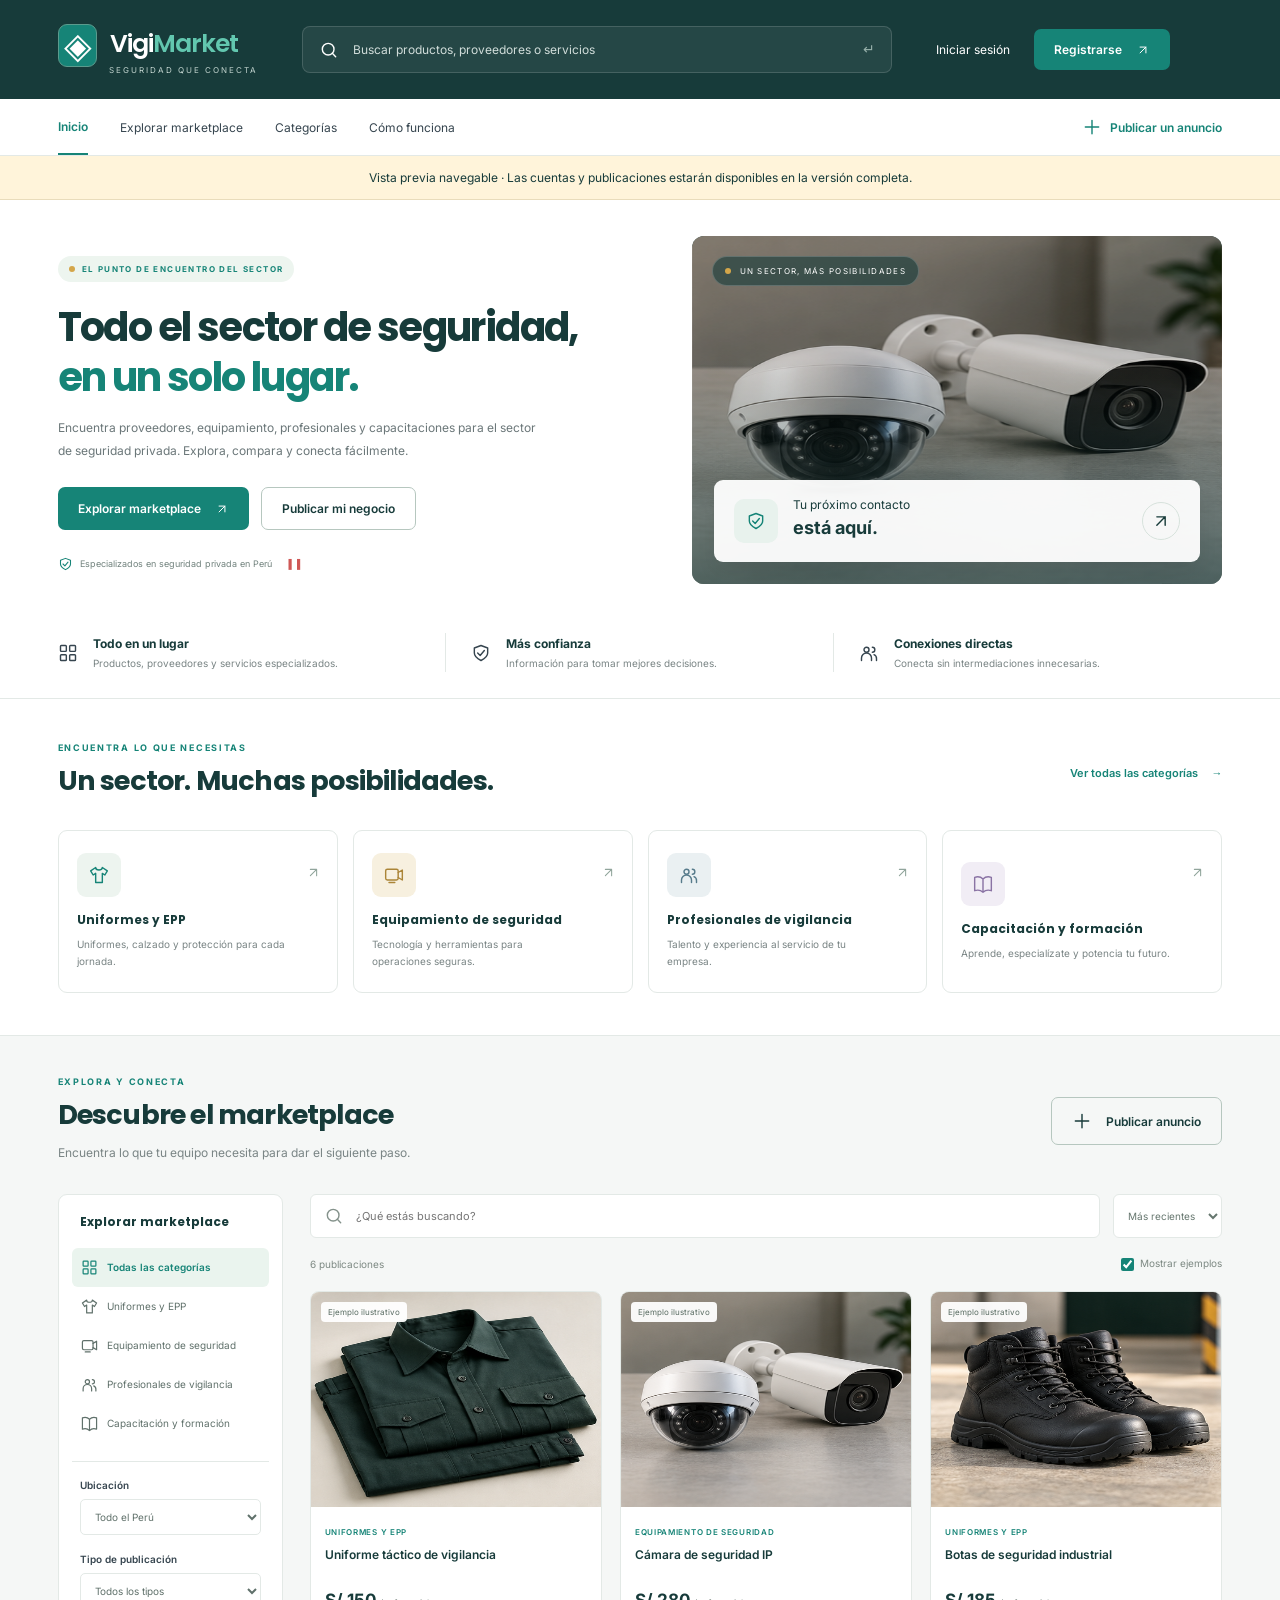
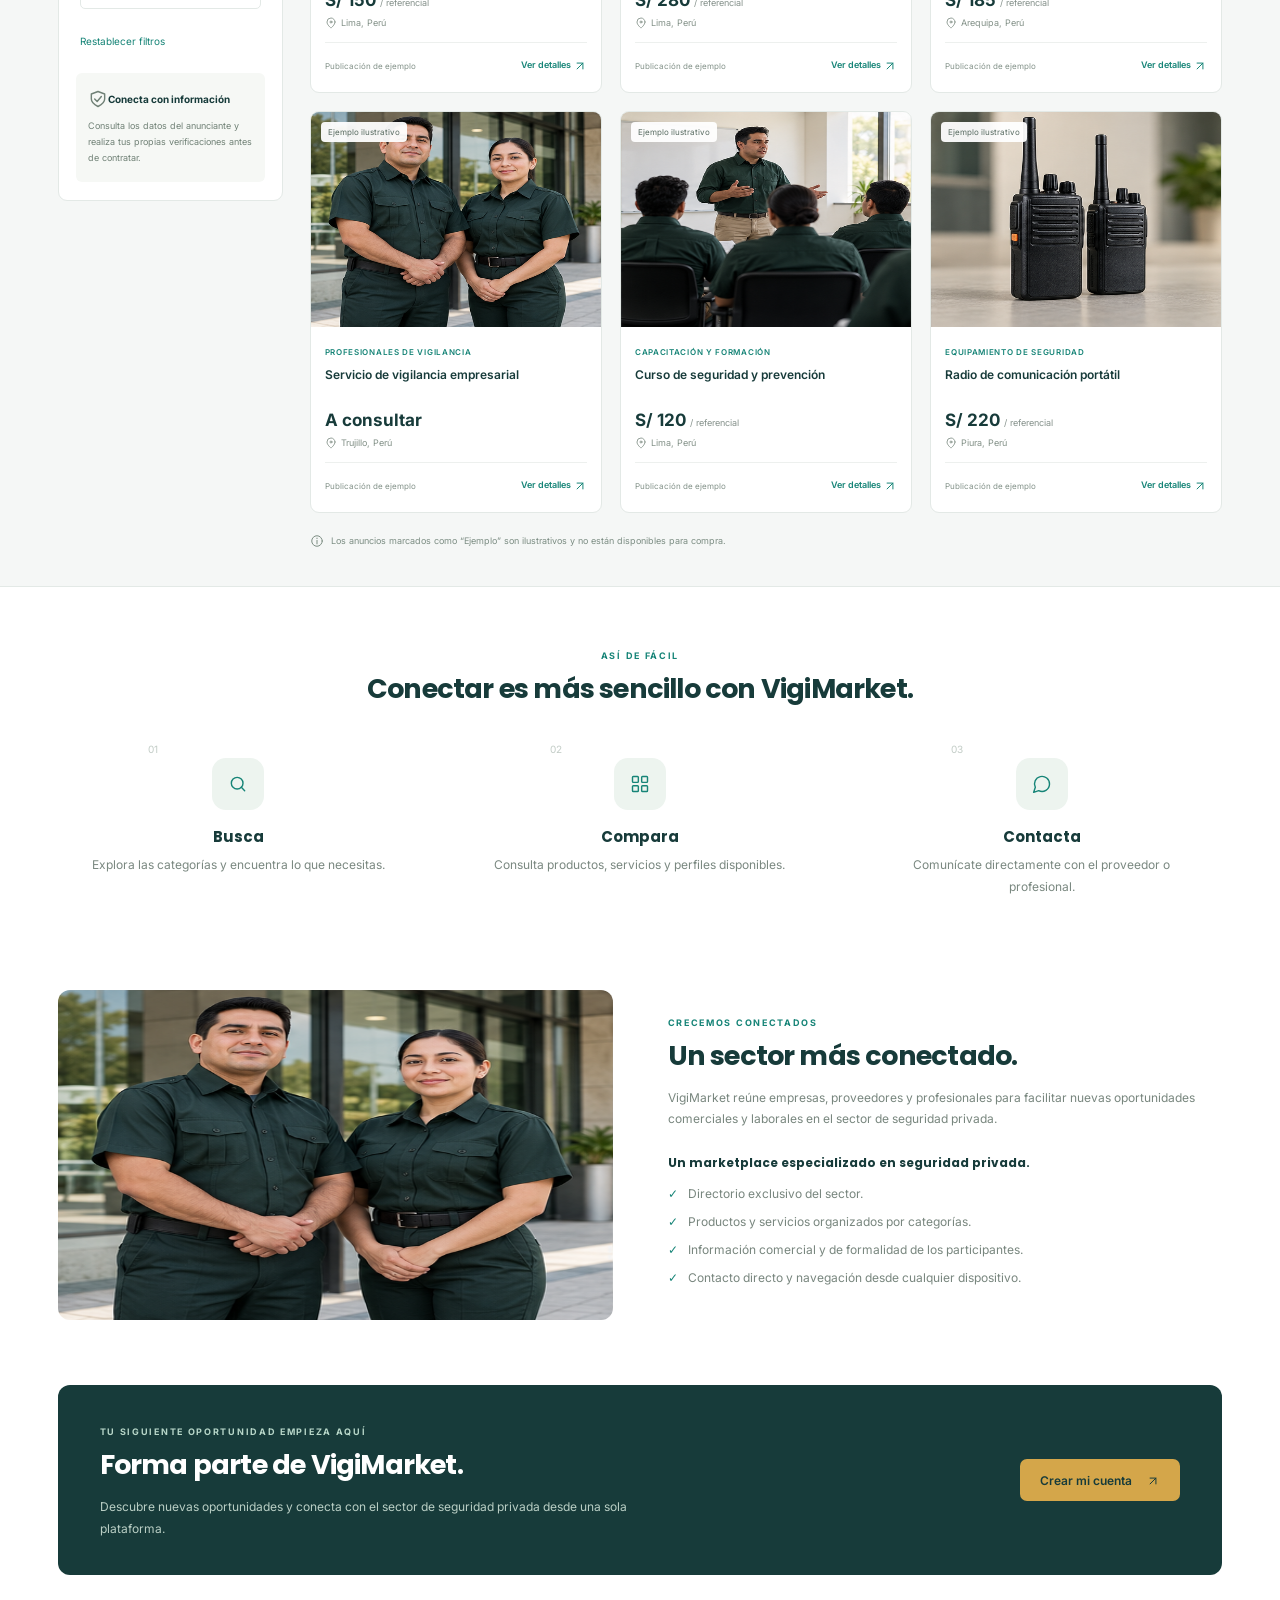
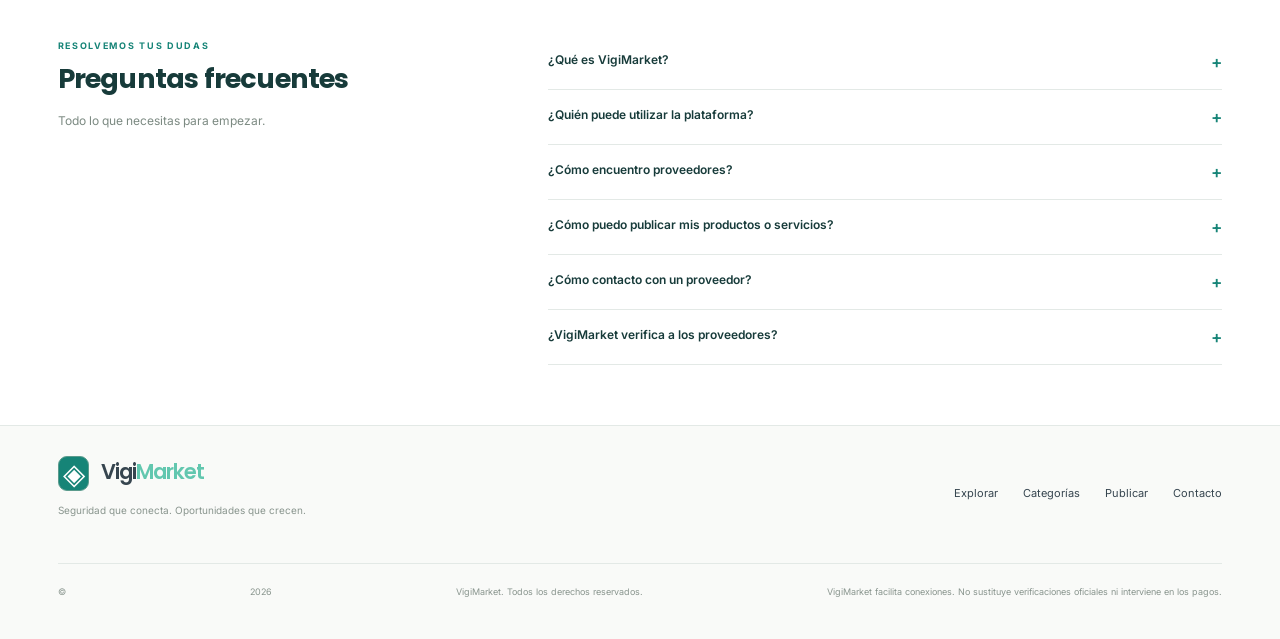
<file: index.html>
<!doctype html><html lang="es"><head><meta charset="UTF-8"><meta name="viewport" content="width=device-width, initial-scale=1"><meta name="description" content="VigiMarket: productos, proveedores, profesionales y capacitación para la seguridad privada en Perú."><title>VigiMarket — Conecta con la seguridad</title><link rel="stylesheet" href="./fonts/fonts.css"><link rel="stylesheet" href="./style.css"></head><body>
<header><a class="brand" href="#inicio"><span class="brand-icon">◈</span> Vigi<span>Market</span><small>SEGURIDAD QUE CONECTA</small></a><label class="header-search"><span data-icon="search"></span><input id="global-search" placeholder="Buscar productos, proveedores o servicios" aria-label="Buscar productos, proveedores o servicios"><kbd>↵</kbd></label><button class="text-button login" data-auth="login">Iniciar sesión</button><button class="primary" data-auth="register">Registrarse <span data-icon="arrow-up-right"></span></button></header>
<nav class="top-nav" aria-label="Navegación principal"><div><a class="active" href="#inicio">Inicio</a><a href="#explorar">Explorar marketplace</a><a href="#categorias">Categorías</a><a href="#como-funciona">Cómo funciona</a></div><button class="text-button" data-publish><span data-icon="plus"></span> Publicar un anuncio</button></nav>
<div class="preview-notice" role="note">Vista previa navegable · Las cuentas y publicaciones estarán disponibles en la versión completa.</div><main id="inicio"><section class="hero"><div class="hero-copy"><span class="eyebrow"><i></i> EL PUNTO DE ENCUENTRO DEL SECTOR</span><h1>Todo el sector de seguridad,<br><em>en un solo lugar.</em></h1><p>Encuentra proveedores, equipamiento, profesionales y capacitaciones para el sector de seguridad privada. Explora, compara y conecta fácilmente.</p><div class="hero-actions"><a class="primary" href="#explorar">Explorar marketplace <span data-icon="arrow-up-right"></span></a><button class="outline" data-publish>Publicar mi negocio</button></div><div class="hero-note"><span data-icon="shield-check"></span> Especializados en seguridad privada en Perú <span class="peru">▌▌</span></div></div><div class="hero-visual"><div class="example-photo hero-photo" role="img" aria-label="Equipos de videovigilancia, imagen ilustrativa" style="--tile-x:50%;--tile-y:0%"></div><div class="image-shade"></div><span class="visual-label"><i></i> UN SECTOR, MÁS POSIBILIDADES</span><div class="floating-card"><span class="round-icon" data-icon="shield-check"></span><div>Tu próximo contacto<br><strong>está aquí.</strong></div><span class="arrow-circle" data-icon="arrow-up-right"></span></div></div></section>
<section class="benefits" aria-label="Conectamos las oportunidades del sector"><div><span data-icon="grid"></span><p><strong>Todo en un lugar</strong><small>Productos, proveedores y servicios especializados.</small></p></div><div><span data-icon="shield-check"></span><p><strong>Más confianza</strong><small>Información para tomar mejores decisiones.</small></p></div><div><span data-icon="users"></span><p><strong>Conexiones directas</strong><small>Conecta sin intermediaciones innecesarias.</small></p></div></section>
<section id="categorias" class="categories-section"><div class="section-heading"><div><span class="eyebrow muted">ENCUENTRA LO QUE NECESITAS</span><h2>Un sector. Muchas posibilidades.</h2></div><a href="#explorar">Ver todas las categorías <span>→</span></a></div><div class="category-grid" id="category-grid"></div></section>
<section id="explorar" class="marketplace"><div class="section-heading"><div><span class="eyebrow muted">EXPLORA Y CONECTA</span><h2>Descubre el marketplace</h2><p>Encuentra lo que tu equipo necesita para dar el siguiente paso.</p></div><button class="outline light" data-publish><span data-icon="plus"></span> Publicar anuncio</button></div><div class="market-layout"><aside><h3>Explorar marketplace</h3><div id="side-categories"></div><div class="filter-group"><label for="location">Ubicación</label><select id="location"><option value="">Todo el Perú</option><option>Lima</option><option>Arequipa</option><option>Trujillo</option><option>Piura</option><option>Cusco</option></select><label for="type">Tipo de publicación</label><select id="type"><option value="">Todos los tipos</option><option>Producto</option><option>Servicio</option></select><button id="clear-filters" class="text-button">Restablecer filtros</button></div><div class="sidebar-note"><span data-icon="shield-check"></span><strong>Conecta con información</strong><p>Consulta los datos del anunciante y realiza tus propias verificaciones antes de contratar.</p></div></aside><div class="results"><div class="results-toolbar"><label class="market-search"><span data-icon="search"></span><input id="search" placeholder="¿Qué estás buscando?" aria-label="Buscar publicaciones"></label><select id="sort" aria-label="Ordenar publicaciones"><option value="recent">Más recientes</option><option value="low">Menor precio</option><option value="high">Mayor precio</option></select></div><div class="results-meta"><span id="result-count" aria-live="polite"></span><label><input id="examples" type="checkbox" checked> Mostrar ejemplos</label></div><div id="listing-grid" class="listing-grid"></div><div class="market-foot"><span data-icon="info"></span> Los anuncios marcados como “Ejemplo” son ilustrativos y no están disponibles para compra.</div></div></div></section>
<section id="como-funciona" class="how"><span class="eyebrow muted">ASÍ DE FÁCIL</span><h2>Conectar es más sencillo con VigiMarket.</h2><div class="steps"><article><span>01</span><div data-icon="search"></div><h3>Busca</h3><p>Explora las categorías y encuentra lo que necesitas.</p></article><article><span>02</span><div data-icon="grid"></div><h3>Compara</h3><p>Consulta productos, servicios y perfiles disponibles.</p></article><article><span>03</span><div data-icon="message-circle"></div><h3>Contacta</h3><p>Comunícate directamente con el proveedor o profesional.</p></article></div></section>
<section class="community"><div class="community-photo"><div class="example-photo" role="img" aria-label="Profesionales de vigilancia, imagen ilustrativa" style="--tile-x:0%;--tile-y:100%"></div></div><div><span class="eyebrow muted">CRECEMOS CONECTADOS</span><h2>Un sector más conectado.</h2><p>VigiMarket reúne empresas, proveedores y profesionales para facilitar nuevas oportunidades comerciales y laborales en el sector de seguridad privada.</p><h3>Un marketplace especializado en seguridad privada.</h3><ul><li>Directorio exclusivo del sector.</li><li>Productos y servicios organizados por categorías.</li><li>Información comercial y de formalidad de los participantes.</li><li>Contacto directo y navegación desde cualquier dispositivo.</li></ul></div></section>
<section class="cta"><div><span class="eyebrow">TU SIGUIENTE OPORTUNIDAD EMPIEZA AQUÍ</span><h2>Forma parte de VigiMarket.</h2><p>Descubre nuevas oportunidades y conecta con el sector de seguridad privada desde una sola plataforma.</p></div><button class="gold" data-auth="register">Crear mi cuenta <span data-icon="arrow-up-right"></span></button></section>
<section class="faq"><div><span class="eyebrow muted">RESOLVEMOS TUS DUDAS</span><h2>Preguntas frecuentes</h2><p>Todo lo que necesitas para empezar.</p></div><div id="faqs"></div></section></main>
<footer><div><a class="brand" href="#inicio"><span class="brand-icon">◈</span> Vigi<span>Market</span></a><p>Seguridad que conecta. Oportunidades que crecen.</p></div><div><a href="#explorar">Explorar</a><a href="#categorias">Categorías</a><button class="text-button" data-publish>Publicar</button><button class="text-button" id="contact-info">Contacto</button></div><p class="footer-bottom">© <span id="year"></span> VigiMarket. Todos los derechos reservados.<span>VigiMarket facilita conexiones. No sustituye verificaciones oficiales ni interviene en los pagos.</span></p></footer>
<nav class="mobile-nav" aria-label="Navegación móvil"><a href="#inicio"><span data-icon="home"></span>Inicio</a><a href="#explorar"><span data-icon="search"></span>Explorar</a><button data-publish><span data-icon="plus"></span>Publicar</button><button id="mobile-profile"><span data-icon="user"></span>Perfil</button></nav>
<dialog id="modal" aria-labelledby="modal-title"><button class="close" aria-label="Cerrar">×</button><div id="modal-content"></div></dialog><div id="toast" role="status"></div><script src="./app.js"></script></body></html>
</file>
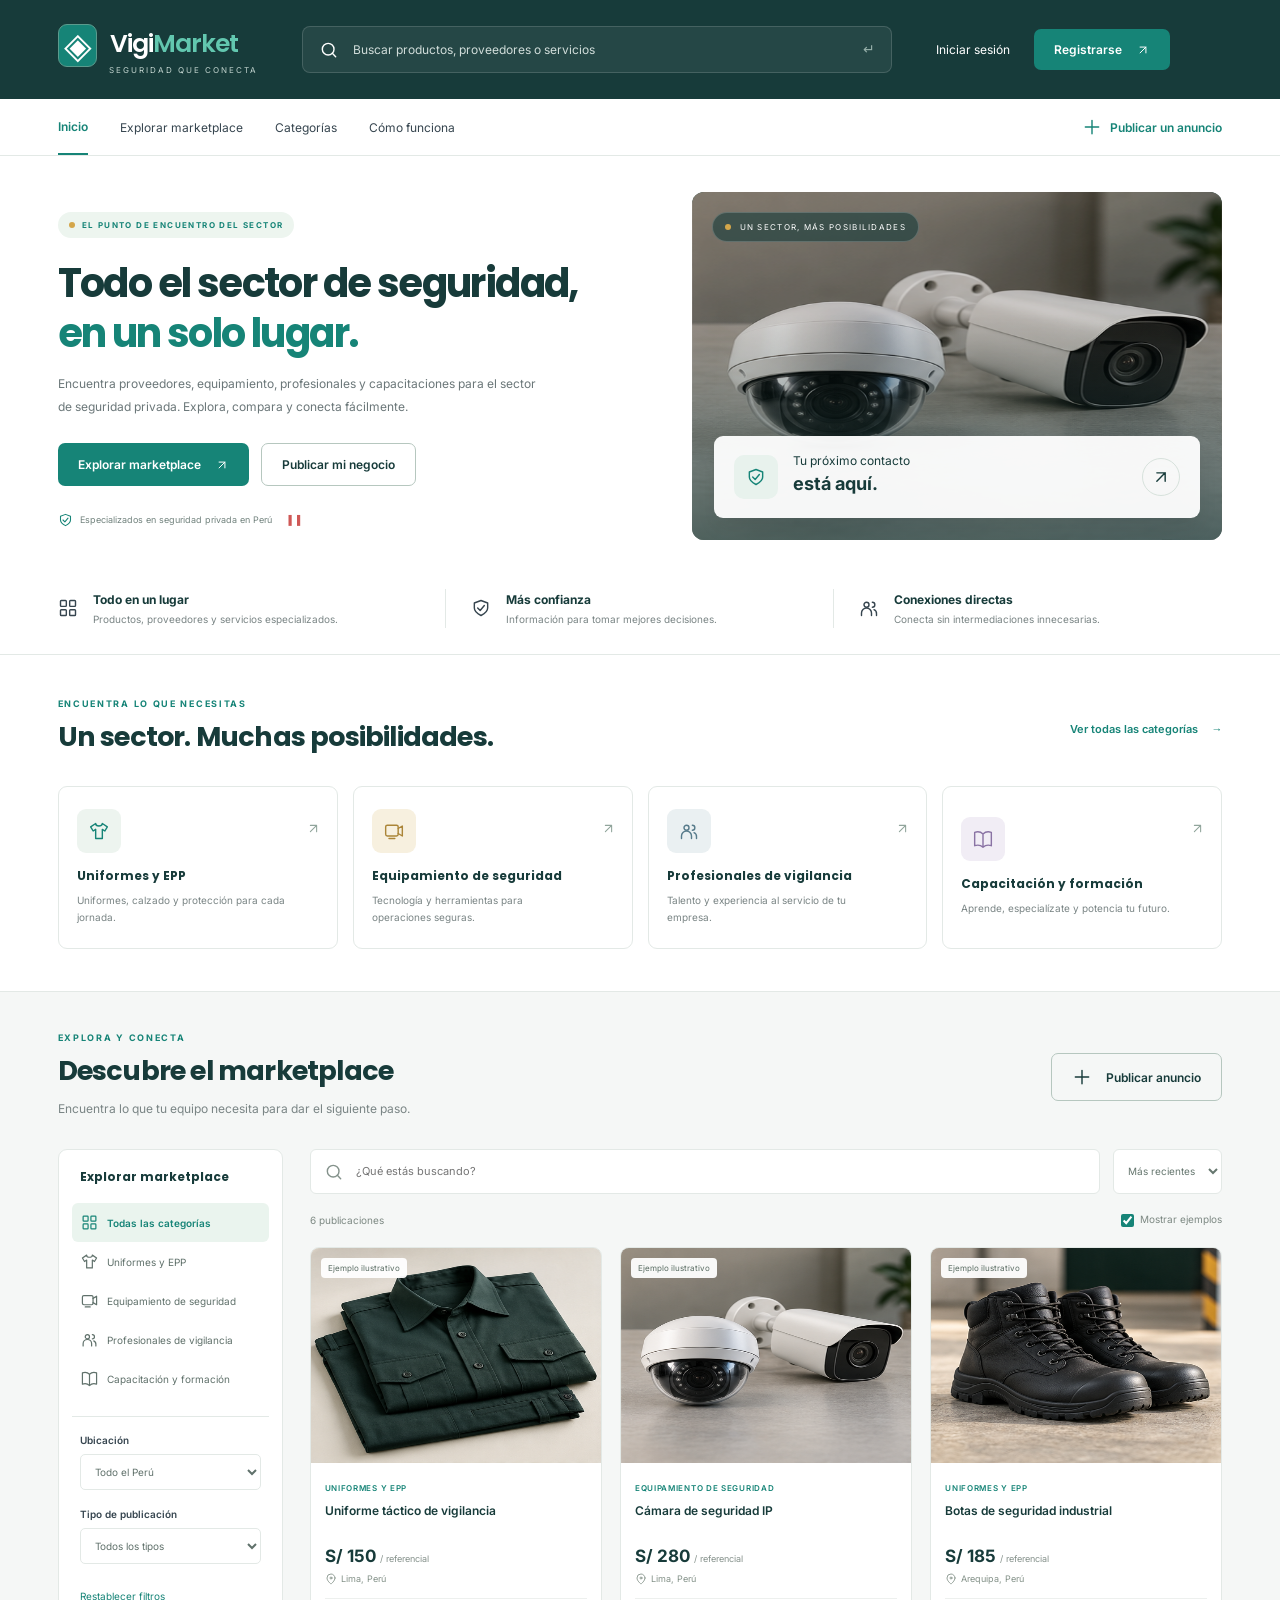
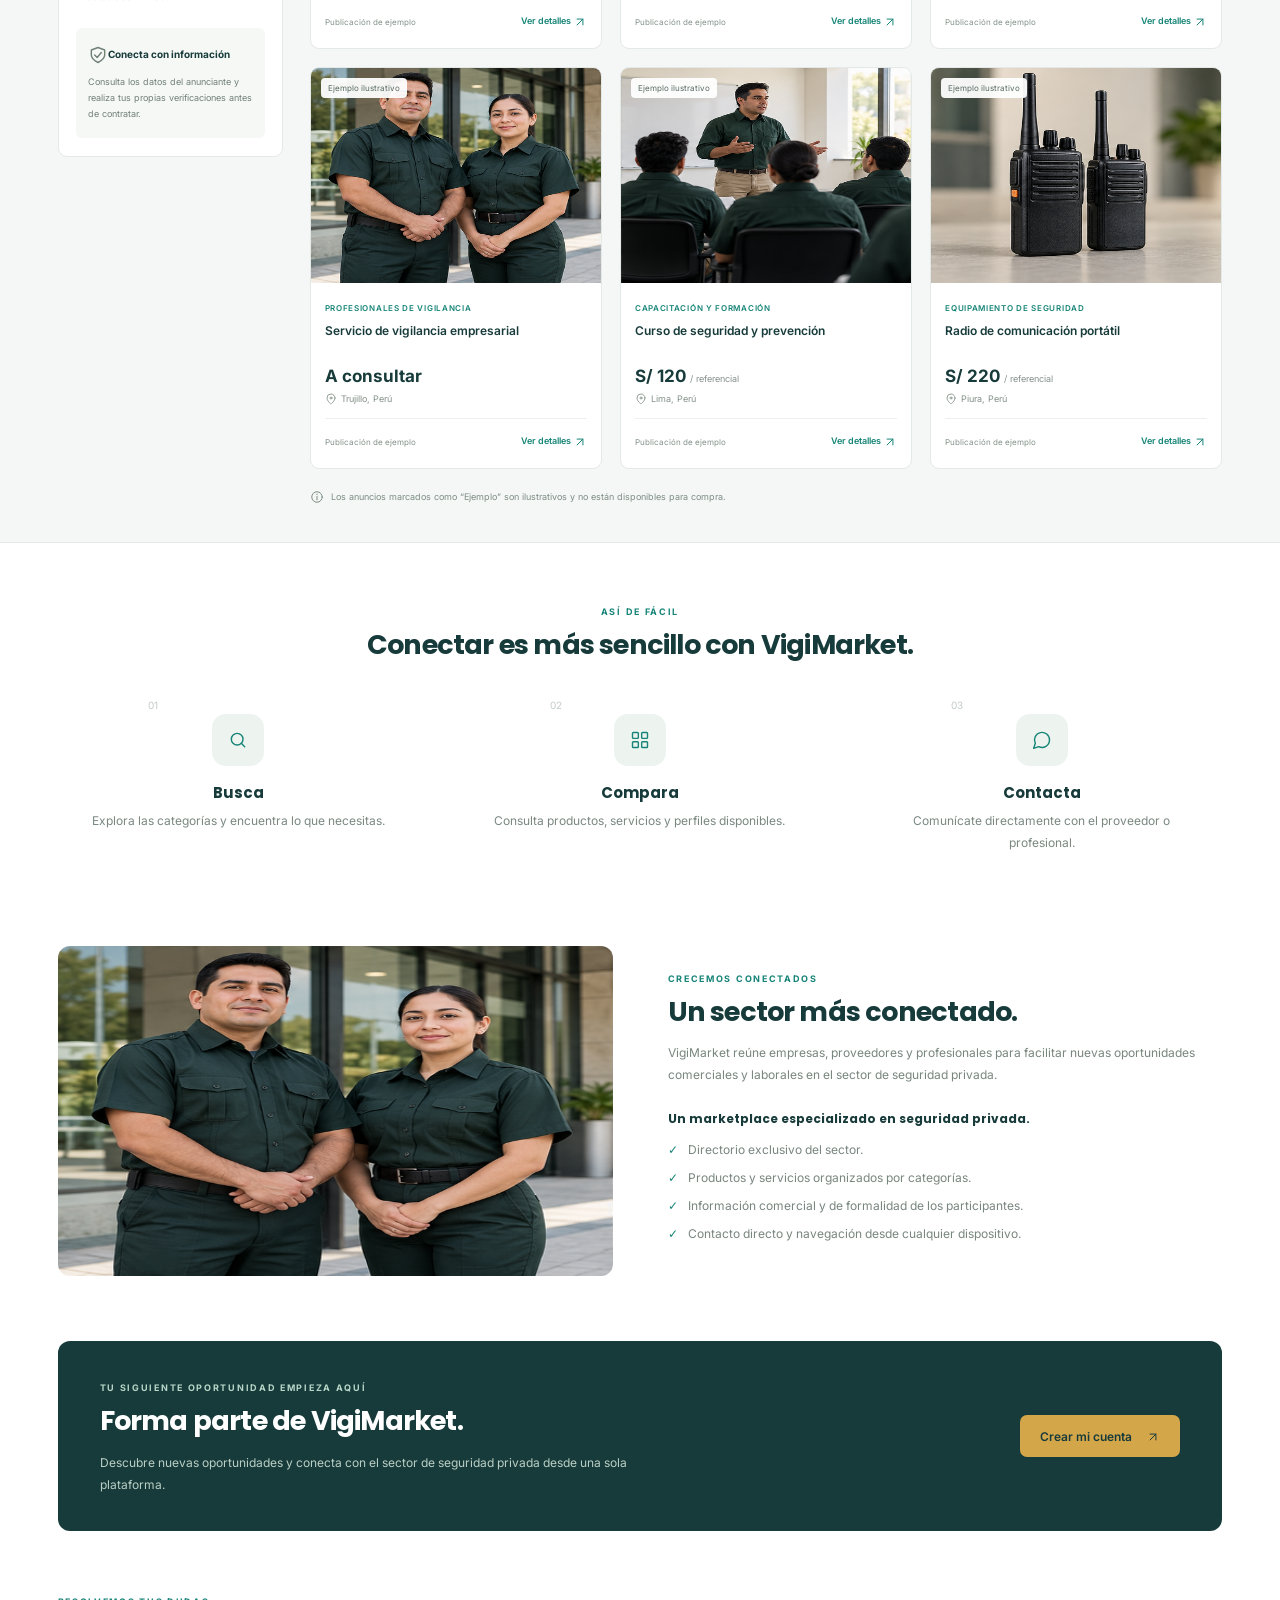
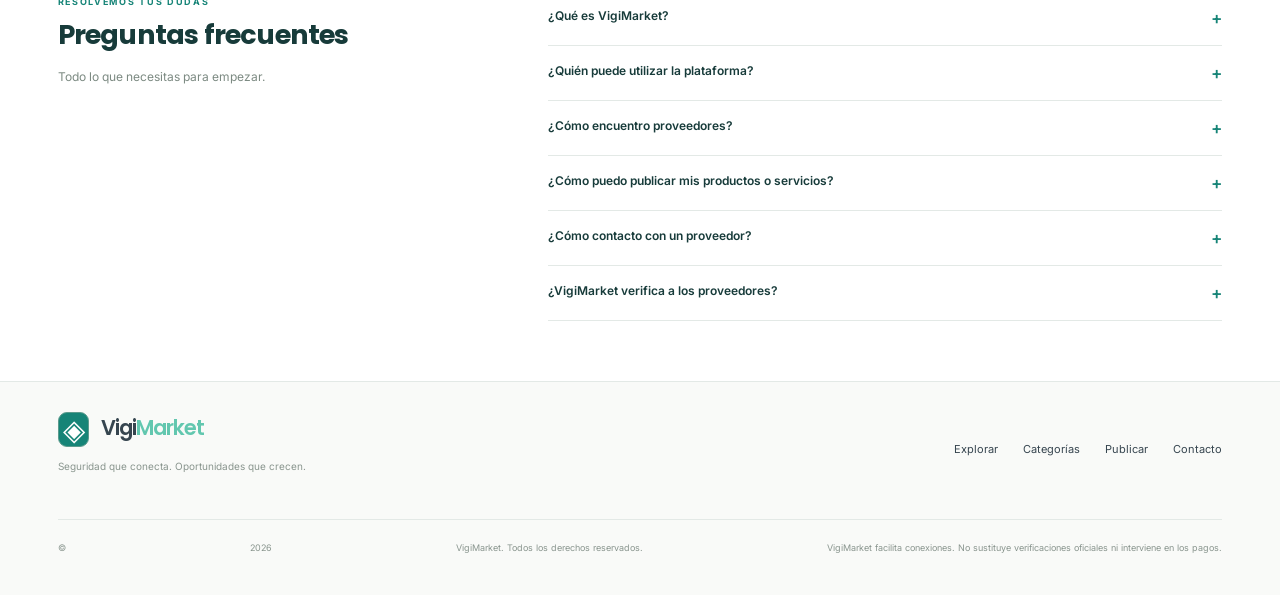
<file: static/index.html>
<!doctype html><html lang="es"><head><meta charset="UTF-8"><meta name="viewport" content="width=device-width, initial-scale=1"><meta name="description" content="VigiMarket: productos, proveedores, profesionales y capacitación para la seguridad privada en Perú."><title>VigiMarket — Conecta con la seguridad</title><link rel="stylesheet" href="/fonts/fonts.css"><link rel="stylesheet" href="/style.css"></head><body>
<header><a class="brand" href="#inicio"><span class="brand-icon">◈</span> Vigi<span>Market</span><small>SEGURIDAD QUE CONECTA</small></a><label class="header-search"><span data-icon="search"></span><input id="global-search" placeholder="Buscar productos, proveedores o servicios" aria-label="Buscar productos, proveedores o servicios"><kbd>↵</kbd></label><button class="text-button login" data-auth="login">Iniciar sesión</button><button class="primary" data-auth="register">Registrarse <span data-icon="arrow-up-right"></span></button></header>
<nav class="top-nav" aria-label="Navegación principal"><div><a class="active" href="#inicio">Inicio</a><a href="#explorar">Explorar marketplace</a><a href="#categorias">Categorías</a><a href="#como-funciona">Cómo funciona</a></div><button class="text-button" data-publish><span data-icon="plus"></span> Publicar un anuncio</button></nav>
<main id="inicio"><section class="hero"><div class="hero-copy"><span class="eyebrow"><i></i> EL PUNTO DE ENCUENTRO DEL SECTOR</span><h1>Todo el sector de seguridad,<br><em>en un solo lugar.</em></h1><p>Encuentra proveedores, equipamiento, profesionales y capacitaciones para el sector de seguridad privada. Explora, compara y conecta fácilmente.</p><div class="hero-actions"><a class="primary" href="#explorar">Explorar marketplace <span data-icon="arrow-up-right"></span></a><button class="outline" data-publish>Publicar mi negocio</button></div><div class="hero-note"><span data-icon="shield-check"></span> Especializados en seguridad privada en Perú <span class="peru">▌▌</span></div></div><div class="hero-visual"><div class="example-photo hero-photo" role="img" aria-label="Equipos de videovigilancia, imagen ilustrativa" style="--tile-x:50%;--tile-y:0%"></div><div class="image-shade"></div><span class="visual-label"><i></i> UN SECTOR, MÁS POSIBILIDADES</span><div class="floating-card"><span class="round-icon" data-icon="shield-check"></span><div>Tu próximo contacto<br><strong>está aquí.</strong></div><span class="arrow-circle" data-icon="arrow-up-right"></span></div></div></section>
<section class="benefits" aria-label="Conectamos las oportunidades del sector"><div><span data-icon="grid"></span><p><strong>Todo en un lugar</strong><small>Productos, proveedores y servicios especializados.</small></p></div><div><span data-icon="shield-check"></span><p><strong>Más confianza</strong><small>Información para tomar mejores decisiones.</small></p></div><div><span data-icon="users"></span><p><strong>Conexiones directas</strong><small>Conecta sin intermediaciones innecesarias.</small></p></div></section>
<section id="categorias" class="categories-section"><div class="section-heading"><div><span class="eyebrow muted">ENCUENTRA LO QUE NECESITAS</span><h2>Un sector. Muchas posibilidades.</h2></div><a href="#explorar">Ver todas las categorías <span>→</span></a></div><div class="category-grid" id="category-grid"></div></section>
<section id="explorar" class="marketplace"><div class="section-heading"><div><span class="eyebrow muted">EXPLORA Y CONECTA</span><h2>Descubre el marketplace</h2><p>Encuentra lo que tu equipo necesita para dar el siguiente paso.</p></div><button class="outline light" data-publish><span data-icon="plus"></span> Publicar anuncio</button></div><div class="market-layout"><aside><h3>Explorar marketplace</h3><div id="side-categories"></div><div class="filter-group"><label for="location">Ubicación</label><select id="location"><option value="">Todo el Perú</option><option>Lima</option><option>Arequipa</option><option>Trujillo</option><option>Piura</option><option>Cusco</option></select><label for="type">Tipo de publicación</label><select id="type"><option value="">Todos los tipos</option><option>Producto</option><option>Servicio</option></select><button id="clear-filters" class="text-button">Restablecer filtros</button></div><div class="sidebar-note"><span data-icon="shield-check"></span><strong>Conecta con información</strong><p>Consulta los datos del anunciante y realiza tus propias verificaciones antes de contratar.</p></div></aside><div class="results"><div class="results-toolbar"><label class="market-search"><span data-icon="search"></span><input id="search" placeholder="¿Qué estás buscando?" aria-label="Buscar publicaciones"></label><select id="sort" aria-label="Ordenar publicaciones"><option value="recent">Más recientes</option><option value="low">Menor precio</option><option value="high">Mayor precio</option></select></div><div class="results-meta"><span id="result-count" aria-live="polite"></span><label><input id="examples" type="checkbox" checked> Mostrar ejemplos</label></div><div id="listing-grid" class="listing-grid"></div><div class="market-foot"><span data-icon="info"></span> Los anuncios marcados como “Ejemplo” son ilustrativos y no están disponibles para compra.</div></div></div></section>
<section id="como-funciona" class="how"><span class="eyebrow muted">ASÍ DE FÁCIL</span><h2>Conectar es más sencillo con VigiMarket.</h2><div class="steps"><article><span>01</span><div data-icon="search"></div><h3>Busca</h3><p>Explora las categorías y encuentra lo que necesitas.</p></article><article><span>02</span><div data-icon="grid"></div><h3>Compara</h3><p>Consulta productos, servicios y perfiles disponibles.</p></article><article><span>03</span><div data-icon="message-circle"></div><h3>Contacta</h3><p>Comunícate directamente con el proveedor o profesional.</p></article></div></section>
<section class="community"><div class="community-photo"><div class="example-photo" role="img" aria-label="Profesionales de vigilancia, imagen ilustrativa" style="--tile-x:0%;--tile-y:100%"></div></div><div><span class="eyebrow muted">CRECEMOS CONECTADOS</span><h2>Un sector más conectado.</h2><p>VigiMarket reúne empresas, proveedores y profesionales para facilitar nuevas oportunidades comerciales y laborales en el sector de seguridad privada.</p><h3>Un marketplace especializado en seguridad privada.</h3><ul><li>Directorio exclusivo del sector.</li><li>Productos y servicios organizados por categorías.</li><li>Información comercial y de formalidad de los participantes.</li><li>Contacto directo y navegación desde cualquier dispositivo.</li></ul></div></section>
<section class="cta"><div><span class="eyebrow">TU SIGUIENTE OPORTUNIDAD EMPIEZA AQUÍ</span><h2>Forma parte de VigiMarket.</h2><p>Descubre nuevas oportunidades y conecta con el sector de seguridad privada desde una sola plataforma.</p></div><button class="gold" data-auth="register">Crear mi cuenta <span data-icon="arrow-up-right"></span></button></section>
<section class="faq"><div><span class="eyebrow muted">RESOLVEMOS TUS DUDAS</span><h2>Preguntas frecuentes</h2><p>Todo lo que necesitas para empezar.</p></div><div id="faqs"></div></section></main>
<footer><div><a class="brand" href="#inicio"><span class="brand-icon">◈</span> Vigi<span>Market</span></a><p>Seguridad que conecta. Oportunidades que crecen.</p></div><div><a href="#explorar">Explorar</a><a href="#categorias">Categorías</a><button class="text-button" data-publish>Publicar</button><button class="text-button" id="contact-info">Contacto</button></div><p class="footer-bottom">© <span id="year"></span> VigiMarket. Todos los derechos reservados.<span>VigiMarket facilita conexiones. No sustituye verificaciones oficiales ni interviene en los pagos.</span></p></footer>
<nav class="mobile-nav" aria-label="Navegación móvil"><a href="#inicio"><span data-icon="home"></span>Inicio</a><a href="#explorar"><span data-icon="search"></span>Explorar</a><button data-publish><span data-icon="plus"></span>Publicar</button><button id="mobile-profile"><span data-icon="user"></span>Perfil</button></nav>
<dialog id="modal" aria-labelledby="modal-title"><button class="close" aria-label="Cerrar">×</button><div id="modal-content"></div></dialog><div id="toast" role="status"></div><script src="/app.js"></script></body></html>
</file>
<file: fonts/fonts.css>
@font-face{font-family:'Inter';font-style:normal;font-weight:400;font-display:swap;src:url('./inter-latin-400-normal.woff2') format('woff2')}
@font-face{font-family:'Inter';font-style:normal;font-weight:500;font-display:swap;src:url('./inter-latin-500-normal.woff2') format('woff2')}
@font-face{font-family:'Inter';font-style:normal;font-weight:600;font-display:swap;src:url('./inter-latin-600-normal.woff2') format('woff2')}
@font-face{font-family:'Inter';font-style:normal;font-weight:700;font-display:swap;src:url('./inter-latin-700-normal.woff2') format('woff2')}
@font-face{font-family:'Poppins';font-style:normal;font-weight:500;font-display:swap;src:url('./poppins-latin-500-normal.woff2') format('woff2')}
@font-face{font-family:'Poppins';font-style:normal;font-weight:600;font-display:swap;src:url('./poppins-latin-600-normal.woff2') format('woff2')}
@font-face{font-family:'Poppins';font-style:normal;font-weight:700;font-display:swap;src:url('./poppins-latin-700-normal.woff2') format('woff2')}
</file>
<file: style.css>
:root{--dark:#173b3a;--green:#168477;--gold:#d4a64a;--bg:#f5f7f6;--text:#36454f;--border:#e3e9e6}*{box-sizing:border-box}html{scroll-behavior:smooth;scroll-padding-top:25px}body{margin:0;background:white;color:var(--text);font:14px Inter,Arial,sans-serif}button,input,select,textarea{font:inherit}button,a,input,select,textarea{-webkit-tap-highlight-color:transparent}button,a{transition:background .2s,transform .2s,color .2s}button{cursor:pointer}a{text-decoration:none;color:inherit}button{border:0}button:focus-visible,a:focus-visible{outline:3px solid var(--gold);outline-offset:4px}input,select,textarea{outline-color:var(--green)}h1,h2,h3{font-family:Poppins,Inter,sans-serif;color:var(--dark)}h2{font-size:27px;letter-spacing:-.8px;line-height:1.4;margin:8px 0}h3{font-size:15px}p{line-height:1.8}svg{width:20px;height:20px;stroke:currentColor;stroke-width:1.7;fill:none;stroke-linecap:round;stroke-linejoin:round;vertical-align:middle;flex-shrink:0}header{display:flex;align-items:center;gap:24px;padding:24px 4.5%;background:var(--dark);color:white}.brand{font:600 25px Poppins,sans-serif;position:relative;white-space:nowrap;letter-spacing:-1px;display:inline-block}.brand>span:not(.brand-icon){color:#62c7af}.brand-icon{display:inline-grid;place-items:center;background:var(--green);color:white;border:1px solid #5b9b8d;border-radius:9px;font:36px Arial;width:39px;height:43px;margin-right:8px;vertical-align:middle}.brand small{display:block;font:8px Inter;letter-spacing:2px;padding-left:51px;color:#c1d3ce;margin-top:-2px}.header-search{display:flex;align-items:center;gap:12px;background:#ffffff10;border:1px solid #ffffff25;border-radius:8px;padding:12px 16px;max-width:590px;flex:1;margin:auto 20px}.header-search input{width:100%;border:0;background:none;color:white;font-size:12px;min-width:0}.header-search input::placeholder{color:#d1ddda}kbd{color:#96afa9}.primary,.outline,.gold{display:inline-flex;align-items:center;justify-content:center;gap:14px;padding:13px 20px;border-radius:7px;font-size:12px;font-weight:600;white-space:nowrap}.primary{background:var(--green);color:white}.primary:hover{background:#116e63;transform:translateY(-1px)}.text-button{display:inline-flex;align-items:center;gap:8px;background:none;color:inherit;font-size:12px;padding:8px 0}.outline{border:1px solid #b6c7bf;background:transparent;color:var(--dark)}.outline:hover{background:#e2ece7}.gold{background:var(--gold);color:var(--dark)}.top-nav{padding:0 4.5%;height:57px;display:flex;align-items:center;justify-content:space-between;border-bottom:1px solid var(--border);font-size:12px}.top-nav>div{display:flex;gap:32px;height:100%;align-items:center}.top-nav a{height:100%;display:flex;align-items:center}.top-nav .active{color:var(--green);border-bottom:2px solid var(--green);font-weight:600}.top-nav button{color:var(--green);font-weight:600}main>section{max-width:1440px;margin:auto}.hero{display:grid;grid-template-columns:1.15fr 1fr;padding:36px 4.5% 30px;gap:25px}.hero-copy{padding:20px 0 10px}.eyebrow{font-size:9px;font-weight:700;letter-spacing:1.7px;color:#b7d6c8;display:inline-flex;align-items:center;gap:7px}.eyebrow i,.visual-label i{width:6px;height:6px;display:inline-block;background:var(--gold);border-radius:50%}.hero .eyebrow{color:var(--green);background:#edf5ef;border-radius:20px;padding:8px 11px;font-size:8px;letter-spacing:1.4px}h1{font-size:clamp(27px,3.1vw,45px);line-height:1.26;letter-spacing:-1.6px;margin:20px 0 15px}h1 em{font-style:normal;color:var(--green)}.hero p{font-size:12px;max-width:480px;line-height:1.9;margin-bottom:24px;color:#6b7779}.hero-actions{display:flex;gap:12px}.hero-note{display:flex;align-items:center;gap:7px;font-size:9px;color:#71827d;margin-top:24px}.hero-note svg{width:15px;color:var(--green)}.peru{color:#cf5856;margin-left:10px;letter-spacing:2px}.hero-visual{position:relative;border-radius:12px;overflow:hidden;min-height:340px;background:#264944}.hero-visual>img{width:100%;height:100%;object-fit:cover;position:absolute;filter:brightness(.78)}.image-shade{position:absolute;inset:0;background:linear-gradient(0deg,#173b3a99,transparent 65%)}.visual-label{position:absolute;top:20px;left:20px;font-size:8px;letter-spacing:1.3px;background:#173b3a99;padding:9px 12px;color:white;border:1px solid #ffffff30;border-radius:20px}.visual-label i{margin-right:5px}.floating-card{position:absolute;bottom:22px;left:22px;right:22px;display:flex;align-items:center;gap:15px;color:var(--dark);background:#fffffff2;border-radius:9px;padding:17px 20px;font-size:12px;box-shadow:0 10px 20px #0001}.floating-card strong{font-size:18px;line-height:1.8}.round-icon{background:#e8f2ed;border-radius:10px;padding:12px;color:var(--green)}.arrow-circle{margin-left:auto;border:1px solid #d7e2dc;border-radius:50%;padding:7px 11px;font-size:20px}.benefits{display:grid;grid-template-columns:repeat(3,1fr);padding:19px 4.5% 26px;border-bottom:1px solid var(--border)}.benefits>div{display:flex;align-items:center;gap:15px;padding:0 25px;border-right:1px solid var(--border)}.benefits>div:first-child{padding-left:0}.benefits>div:last-child{border:0}.benefits>div>svg{color:var(--green);width:26px;height:26px}.benefits p{margin:0}.benefits strong,.benefits small{display:block}.benefits strong{font-size:12px;color:var(--dark)}.benefits small{font-size:10px;color:#7a8585}.categories-section{padding:38px 4.5% 42px}.muted{color:var(--green)}.section-heading{display:flex;align-items:center;justify-content:space-between;gap:15px;margin-bottom:22px}.section-heading>a{font-size:11px;color:var(--green);font-weight:600}.section-heading>a span{margin-left:10px}.section-heading p{font-size:12px;margin:8px 0;color:#7a8585}.category-grid{display:grid;grid-template-columns:repeat(4,1fr);gap:15px}.category-card{position:relative;text-align:left;border:1px solid var(--border);background:white;padding:22px 18px;border-radius:9px;color:var(--dark)}.category-card:hover,.category-card.selected{background:#edf5f0;border-color:#91bdb0;transform:translateY(-3px)}.category-card>span{display:inline-flex;align-items:center;justify-content:center;background:#edf4ef;padding:12px;border-radius:9px;color:var(--green);margin-bottom:14px}.category-card:nth-child(2)>span{background:#f7f0df;color:#ab8538}.category-card:nth-child(3)>span{background:#eaf0f2;color:#577b8b}.category-card:nth-child(4)>span{background:#f1edf5;color:#8a73a4}.category-card h3{font-size:12px;margin:0 0 7px}.category-card p{font-size:10px;color:#7a8585;margin:0;max-width:210px;line-height:1.7}.category-card>b{position:absolute;right:16px;top:31px;font-weight:400;color:#91a59c}.marketplace{background:var(--bg);padding:35px 4.5% 38px;max-width:none!important;border-top:1px solid var(--border);border-bottom:1px solid var(--border)}.marketplace>.section-heading,.market-layout{max-width:1310px;margin-left:auto;margin-right:auto}.market-layout{display:grid;grid-template-columns:225px 1fr;gap:27px}aside{align-self:start;background:white;border:1px solid var(--border);border-radius:9px;padding:18px 13px}aside h3{font-size:12px;padding:0 8px;margin:0 0 17px}.side-category{display:flex;align-items:center;gap:9px;width:100%;padding:11px 9px;text-align:left;font-size:10px;border-radius:6px;background:white;color:#60716b}.side-category svg{width:17px;height:17px}.side-category.selected{background:#eaf4ee;color:var(--green);font-weight:600}.side-category:hover{background:#f0f5f1}.filter-group{margin-top:18px;padding:17px 8px 0;border-top:1px solid var(--border)}.filter-group label{font-size:10px;font-weight:600;display:block;margin-bottom:8px}.filter-group select{width:100%;margin-bottom:18px;background:white;border:1px solid var(--border);border-radius:5px;padding:10px;color:#60716b;font-size:10px}.filter-group button{font-size:10px;color:var(--green)}.sidebar-note{background:#f6f8f5;border-radius:6px;margin:18px 4px 0;padding:16px 12px;color:#708176}.sidebar-note>svg{color:var(--gold);display:block;margin-bottom:10px}.sidebar-note strong{font-size:10px;color:var(--dark)}.sidebar-note p{font-size:9px;margin-bottom:0}.results{min-width:0}.results-toolbar{display:flex;gap:13px}.market-search{display:flex;gap:10px;align-items:center;border:1px solid var(--border);background:white;border-radius:6px;padding:11px 13px;flex:1;color:#84928b}.market-search input{width:100%;border:0;min-width:0;font-size:11px}.results-toolbar select{border:1px solid var(--border);border-radius:6px;padding:10px;background:white;color:#66776f;font-size:10px}.results-meta{display:flex;justify-content:space-between;gap:10px;align-items:center;font-size:10px;color:#7d8983;margin:17px 0}.results-meta input{accent-color:var(--green);vertical-align:middle}.listing-grid{display:grid;grid-template-columns:repeat(3,minmax(0,1fr));gap:18px}.listing-card{overflow:hidden;background:white;border-radius:9px;border:1px solid var(--border);transition:transform .2s,box-shadow .2s;cursor:pointer}.listing-card:hover{transform:translateY(-4px);box-shadow:0 8px 25px #173b3a12}.card-photo{position:relative;aspect-ratio:1.35;background:#e5eae7}.card-photo img{width:100%;height:100%;object-fit:cover}.example-badge{position:absolute;left:10px;top:10px;background:#fffffff0;border-radius:4px;font-size:8px;padding:5px 7px;color:#576a60}.card-content{padding:14px}.card-category{font-size:8px;color:var(--green);text-transform:uppercase;letter-spacing:.7px;font-weight:600}.card-content h3{font:600 12px Inter;line-height:1.5;margin:8px 0;min-height:36px}.price{font-size:17px;color:var(--dark);font-weight:700;margin:7px 0}.price small{font-size:9px;font-weight:400;color:#85918b}.card-location{font-size:9px;color:#829087;display:flex;gap:4px;align-items:center}.card-location svg{width:12px;height:12px}.card-bottom{display:flex;justify-content:space-between;align-items:center;margin-top:13px;padding-top:11px;border-top:1px solid #edf0ee;font-size:8px;color:#819087}.card-bottom button{font-size:9px;font-weight:600;background:transparent;color:var(--green);padding:5px 0}.market-foot{font-size:9px;color:#7c8d83;display:flex;align-items:center;gap:7px;line-height:1.7;margin-top:20px}.market-foot svg{width:14px;height:14px}.empty{grid-column:1/-1;padding:70px 20px;text-align:center;border:1px dashed #b4c9bd;border-radius:9px}.how{text-align:center;padding:58px 4.5%}.steps{display:grid;grid-template-columns:repeat(3,1fr);gap:40px;margin-top:35px}.steps article{position:relative;padding:15px 30px}.steps article>span{position:absolute;left:25%;top:0;font-size:10px;color:#c2ccc6}.steps article>div{color:var(--green);background:#edf4ef;width:52px;height:52px;display:grid;place-items:center;border-radius:14px;margin:auto}.steps h3{margin-bottom:6px}.steps p{font-size:12px;color:#7a8880;margin:0}.community{padding:20px 4.5% 65px;display:grid;grid-template-columns:1fr 1fr;gap:55px;align-items:center}.community-photo{height:330px;overflow:hidden;border-radius:12px}.community img{width:100%;height:100%;object-fit:cover}.community p,.community li{font-size:12px;color:#78867e}.community h3{font-size:12px;margin-top:24px}.community ul{padding:0;list-style:none}.community li{margin:13px 0}.community li:before{content:'✓';color:var(--green);margin-right:10px}.cta{background:var(--dark);color:white;border-radius:12px;margin:0 4.5%!important;padding:36px 42px;display:flex;align-items:center;justify-content:space-between;gap:30px;max-width:none!important}.cta h2{color:white}.cta p{max-width:570px;font-size:12px;color:#bacfc5;margin-bottom:0}.faq{display:grid;grid-template-columns:.8fr 1.2fr;gap:40px;padding:60px 4.5%}.faq p{color:#7c8a82;font-size:12px}details{border-bottom:1px solid var(--border);padding:17px 0}summary{cursor:pointer;color:var(--dark);font-size:12px;font-weight:600;list-style:none;display:flex;justify-content:space-between;gap:20px}summary:after{content:'+';font-size:17px;color:var(--green)}details[open] summary:after{content:'−'}details p{padding-right:30px}footer{border-top:1px solid var(--border);padding:30px 4.5%;background:#f9faf8;display:flex;flex-wrap:wrap;justify-content:space-between;align-items:center;gap:25px}footer .brand{font-size:21px}footer .brand-icon{font-size:29px;width:31px;height:35px}footer p{font-size:10px;color:#89958e}footer>div:nth-child(2){display:flex;align-items:center;gap:25px;font-size:11px}footer .text-button{font-size:11px}.footer-bottom{width:100%;border-top:1px solid var(--border);padding-top:20px;display:flex;justify-content:space-between;gap:30px;font-size:9px}.mobile-nav{display:none}dialog{border:0;border-radius:15px;padding:32px;width:min(570px,calc(100% - 28px));max-height:90vh;overflow:auto;box-shadow:0 20px 80px #0003;color:var(--text)}dialog::backdrop{background:#092e2a99;backdrop-filter:blur(4px)}.close{position:absolute;right:13px;top:12px;background:#f0f4f1;color:var(--dark);border-radius:50%;width:30px;height:30px;font-size:24px}.modal-subtitle{font-size:12px;color:#7b8880;margin-bottom:22px}.form label{display:block;font-size:12px;font-weight:500;margin:16px 0 7px}.form input,.form select,.form textarea{width:100%;padding:12px;border:1px solid #d7e1da;border-radius:6px;background:white;color:var(--text)}.form textarea{min-height:100px;resize:vertical}.form>.primary{width:100%;margin-top:22px}.password-field{display:flex;border:1px solid #d7e1da;border-radius:6px;overflow:hidden}.password-field input{border:0}.password-field button{padding:0 12px;background:white;color:var(--green);font-size:10px}.form .switch{font-size:12px;text-align:center;margin-top:20px}.form .switch button{background:none;color:var(--green);font-weight:600}.error{color:#b34837;font-size:12px;line-height:1.6}.form-note{font-size:10px;color:#7a8880;line-height:1.7}.detail-photo{width:100%;max-height:290px;object-fit:cover;border-radius:8px;margin-top:16px}.detail-description{font-size:13px;white-space:pre-line}.provider-box{padding:18px;background:var(--bg);border-radius:7px;margin:20px 0;font-size:12px}.detail-contact{width:100%}#toast{position:fixed;left:50%;bottom:30px;transform:translateX(-50%);background:var(--dark);color:white;padding:14px 24px;border-radius:8px;box-shadow:0 6px 30px #0002;z-index:5;display:none;font-size:12px}.profile-list{display:flex;justify-content:space-between;gap:12px;border-bottom:1px solid var(--border);padding:15px 0}.profile-list button{color:var(--green);background:none}button:disabled{opacity:.5;cursor:wait}@media(min-width:1500px){header,.top-nav{padding-left:calc((100% - 1310px)/2);padding-right:calc((100% - 1310px)/2)}}@media(max-width:1050px){header{gap:15px}.header-search{margin:0}.hero{grid-template-columns:1.2fr 1fr}.hero-visual{min-height:320px}.category-card{padding:16px 12px}.category-card h3{font-size:11px}.category-card p{font-size:9px}.market-layout{grid-template-columns:190px 1fr;gap:18px}.listing-grid{grid-template-columns:repeat(2,minmax(0,1fr))}.benefits>div{padding:0 16px;gap:10px}.benefits small{font-size:9px}.top-nav>div{gap:22px}.hero-note{font-size:8px}.community{gap:30px}}@media(max-width:700px){header{padding:17px 5%;flex-wrap:wrap;gap:14px}.brand{font-size:22px}.brand-icon{width:32px;height:36px;font-size:29px}.brand small{font-size:6px;padding-left:44px}header>.primary{margin-left:auto;padding:11px 13px;font-size:10px}.login{display:none}.header-search{order:3;flex-basis:100%;max-width:none;padding:11px 12px}.top-nav{padding:0 5%;height:46px}.top-nav>div{gap:22px;font-size:10px}.top-nav>div a:last-child{display:none}.top-nav>button{font-size:0}.top-nav>button svg{width:19px}.hero{grid-template-columns:1fr;padding:23px 5%;gap:24px}.hero-copy{padding:0}h1{font-size:33px;letter-spacing:-1.2px}.hero p{font-size:12px}.hero-actions{gap:10px}.primary,.outline{padding:13px 16px;font-size:11px}.hero-note{font-size:9px;margin-top:20px}.hero-visual{min-height:245px}.floating-card{padding:12px 16px;bottom:15px;left:15px;right:15px}.floating-card strong{font-size:16px}.benefits{padding:0 5% 25px;grid-template-columns:1fr;gap:15px}.benefits>div{border:0;padding:0;gap:13px}.benefits>div>svg{width:21px;height:21px}.benefits strong{font-size:11px}.benefits small{font-size:10px}h2{font-size:23px}.categories-section{padding:30px 5%}.section-heading{align-items:flex-start}.section-heading>a{font-size:9px;max-width:90px;line-height:1.8;text-align:right}.eyebrow{font-size:8px;letter-spacing:1.2px}.category-grid{grid-template-columns:repeat(2,1fr);gap:10px}.category-card{padding:15px}.category-card h3{font-size:11px}.category-card p{font-size:10px}.category-card>b{right:13px;top:25px}.marketplace{padding:30px 5%}.marketplace>.section-heading>.outline{display:none}.market-layout{display:block}aside{padding:0;border:0;background:none;margin-bottom:17px}aside h3,.sidebar-note{display:none}#side-categories{display:flex;overflow-x:auto;gap:7px;padding:0 0 9px}.side-category{flex-shrink:0;width:auto;white-space:nowrap;padding:10px;font-size:10px;border:1px solid var(--border)}.filter-group{border:0;margin:0;padding:0;display:flex;gap:8px;flex-wrap:wrap}.filter-group label{display:none}.filter-group select{width:calc(50% - 4px);margin:0;padding:10px}.filter-group button{padding:3px 0;font-size:9px}.listing-grid{gap:11px}.card-content{padding:11px}.card-content h3{font-size:11px;min-height:33px}.card-category{font-size:7px}.card-bottom{font-size:7px;gap:3px}.card-bottom button{font-size:8px}.price{font-size:15px}.card-photo{aspect-ratio:1.1}.results-toolbar select{width:110px;font-size:9px}.results-toolbar{gap:7px}.market-search{padding:10px}.market-search input{font-size:10px}.results-meta{font-size:9px}.how{padding:38px 5%}.steps{gap:10px;margin-top:20px}.steps article{padding:15px 0}.steps article>span{left:5%}.steps h3{font-size:12px}.steps p{font-size:10px}.community{grid-template-columns:1fr;padding:10px 5% 35px;gap:24px}.community-photo{height:240px}.cta{margin:0 5%!important;padding:28px 23px;display:block}.cta .gold{margin-top:22px}.faq{grid-template-columns:1fr;gap:10px;padding:38px 5%}footer{padding:25px 5% 90px}footer>div:nth-child(2){gap:23px}.footer-bottom{display:block;line-height:1.8}.footer-bottom span{display:block;margin-top:12px}.mobile-nav{display:flex;position:fixed;bottom:0;left:0;right:0;justify-content:space-around;background:#fffffff5;backdrop-filter:blur(12px);border-top:1px solid var(--border);padding:10px 5% max(10px,env(safe-area-inset-bottom));z-index:3}.mobile-nav a,.mobile-nav button{display:flex;flex-direction:column;align-items:center;gap:5px;background:none;color:var(--green);font-size:9px}.mobile-nav svg{width:21px;height:21px}#toast{bottom:85px;width:90%;text-align:center}dialog{padding:26px 21px}.section-heading p{font-size:11px}.market-foot{font-size:8px}}@media(prefers-reduced-motion:reduce){html{scroll-behavior:auto}*{transition:none!important}}

.example-photo{background-image:url("./assets/marketplace-examples.png");background-size:300% 200%;background-position:var(--tile-x,0%) var(--tile-y,0%);width:100%;height:100%;background-repeat:no-repeat}.example-photo.detail-photo{height:290px;max-height:none;aspect-ratio:1.5}.hero-photo{position:absolute;inset:0;filter:brightness(.85)}.community-photo .example-photo{height:100%}

.primary svg,.gold svg,.card-bottom svg,.profile-list svg{width:14px;height:14px}.category-card>b svg{width:15px;height:15px}.arrow-circle svg{width:20px;height:20px}.arrow-circle{display:grid;place-items:center;width:38px;height:38px;padding:0}

.preview-notice{background:#fff4da;color:#173b3a;text-align:center;padding:12px 5%;font-size:12px;line-height:1.6;border-bottom:1px solid #e9dcbb}
</file>
